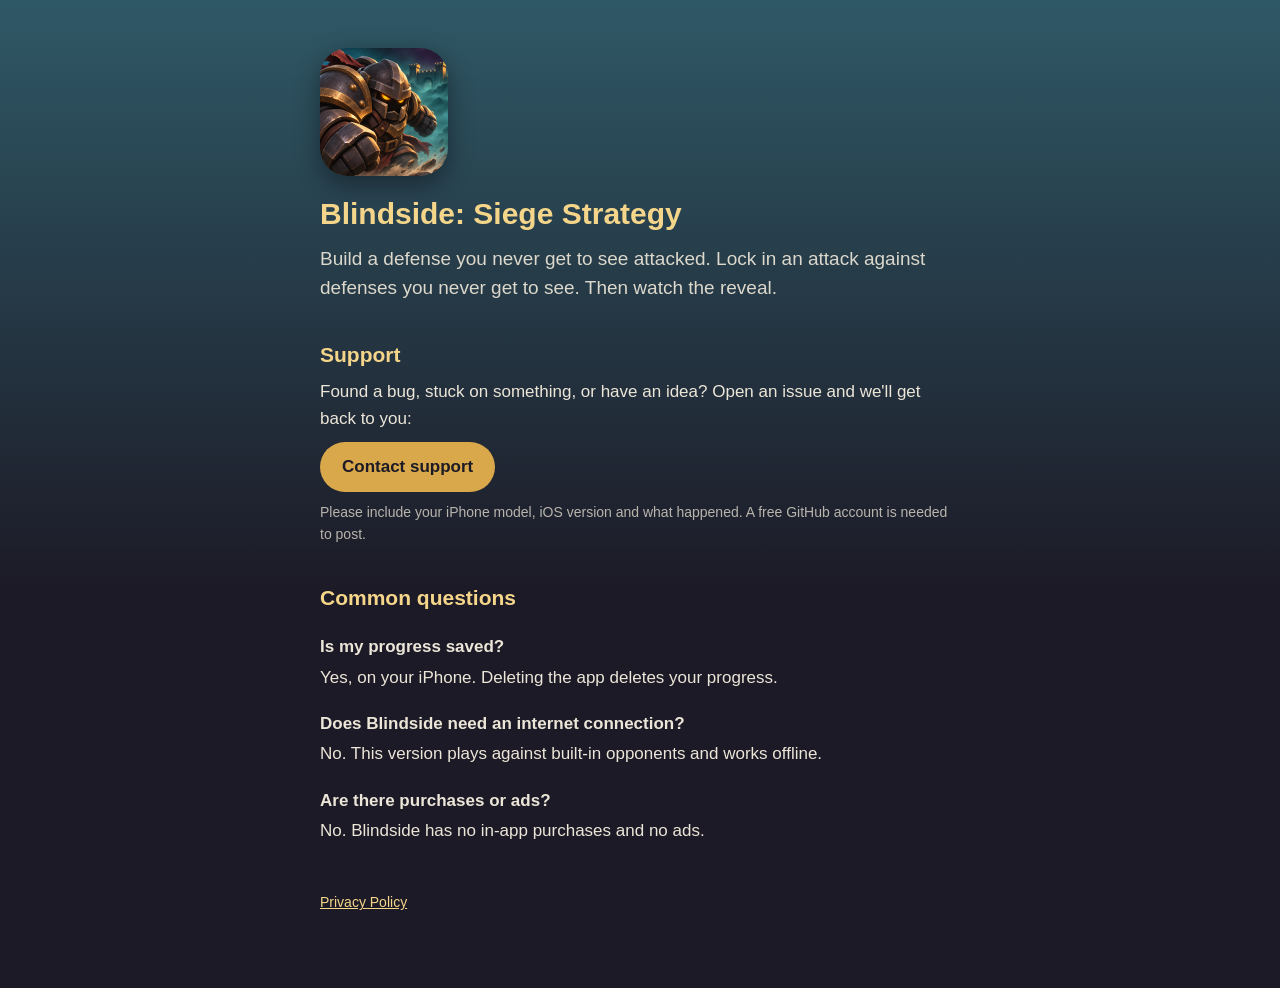
<file: index.html>
<!doctype html>
<html lang="en">
<head>
<meta charset="utf-8">
<meta name="viewport" content="width=device-width, initial-scale=1">
<title>Blindside — Support</title>
<link rel="stylesheet" href="style.css">
</head>
<body>
<main>
  <img class="icon" src="icon.png" alt="Blindside app icon" width="128" height="128">
  <h1>Blindside: Siege Strategy</h1>
  <p class="lede">Build a defense you never get to see attacked. Lock in an attack against defenses you never get to see. Then watch the reveal.</p>

  <h2>Support</h2>
  <p>Found a bug, stuck on something, or have an idea? Open an issue and we'll get back to you:</p>
  <p><a class="button" href="https://github.com/beaudgarrett/blindside-site/issues/new">Contact support</a></p>
  <p class="small">Please include your iPhone model, iOS version and what happened. A free GitHub account is needed to post.</p>

  <h2>Common questions</h2>
  <h3>Is my progress saved?</h3>
  <p>Yes, on your iPhone. Deleting the app deletes your progress.</p>
  <h3>Does Blindside need an internet connection?</h3>
  <p>No. This version plays against built-in opponents and works offline.</p>
  <h3>Are there purchases or ads?</h3>
  <p>No. Blindside has no in-app purchases and no ads.</p>

  <p class="footer"><a href="privacy.html">Privacy Policy</a></p>
</main>
</body>
</html>
</file>
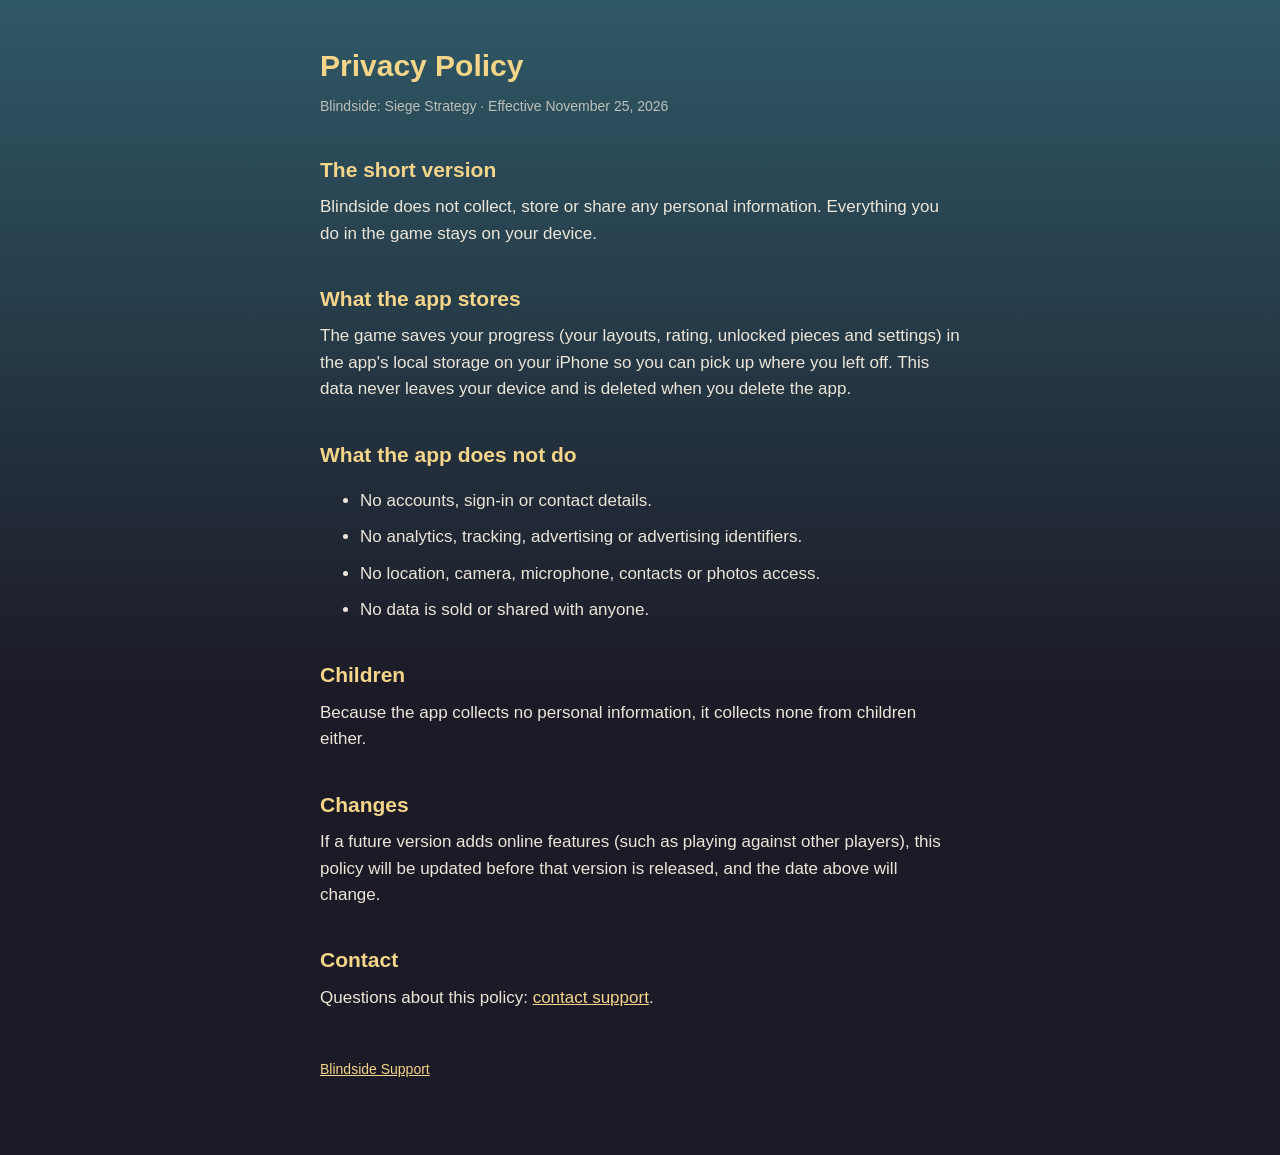
<file: privacy.html>
<!doctype html>
<html lang="en">
<head>
<meta charset="utf-8">
<meta name="viewport" content="width=device-width, initial-scale=1">
<title>Blindside — Privacy Policy</title>
<link rel="stylesheet" href="style.css">
</head>
<body>
<main>
  <h1>Privacy Policy</h1>
  <p class="small">Blindside: Siege Strategy · Effective November 25, 2026</p>

  <h2>The short version</h2>
  <p>Blindside does not collect, store or share any personal information. Everything you do in the game stays on your device.</p>

  <h2>What the app stores</h2>
  <p>The game saves your progress (your layouts, rating, unlocked pieces and settings) in the app's local storage on your iPhone so you can pick up where you left off. This data never leaves your device and is deleted when you delete the app.</p>

  <h2>What the app does not do</h2>
  <ul>
    <li>No accounts, sign-in or contact details.</li>
    <li>No analytics, tracking, advertising or advertising identifiers.</li>
    <li>No location, camera, microphone, contacts or photos access.</li>
    <li>No data is sold or shared with anyone.</li>
  </ul>

  <h2>Children</h2>
  <p>Because the app collects no personal information, it collects none from children either.</p>

  <h2>Changes</h2>
  <p>If a future version adds online features (such as playing against other players), this policy will be updated before that version is released, and the date above will change.</p>

  <h2>Contact</h2>
  <p>Questions about this policy: <a href="https://github.com/beaudgarrett/blindside-site/issues/new">contact support</a>.</p>

  <p class="footer"><a href="index.html">Blindside Support</a></p>
</main>
</body>
</html>
</file>
<file: style.css>
:root { color-scheme: dark; }
body { margin: 0; background: linear-gradient(180deg, #2f5866 0%, #1c1a26 60%); min-height: 100vh; color: #ece6d8; font: 17px/1.55 -apple-system, BlinkMacSystemFont, "Segoe UI", Roboto, sans-serif; }
main { max-width: 640px; margin: 0 auto; padding: 48px 24px 64px; }
.icon { border-radius: 28px; display: block; margin-bottom: 20px; box-shadow: 0 8px 24px rgba(0,0,0,.4); }
h1 { font-size: 30px; line-height: 1.2; margin: 0 0 12px; color: #f4d58a; }
h2 { font-size: 21px; margin: 36px 0 8px; color: #f4d58a; }
h3 { font-size: 17px; margin: 20px 0 4px; }
p, li { margin: 0 0 10px; }
.lede { font-size: 19px; opacity: .92; }
.small { font-size: 14px; opacity: .75; }
a { color: #f4d58a; }
.button { display: inline-block; background: #d9a84a; color: #1c1a26; text-decoration: none; font-weight: 700; padding: 12px 22px; border-radius: 999px; }
.footer { margin-top: 48px; font-size: 14px; }
</file>
